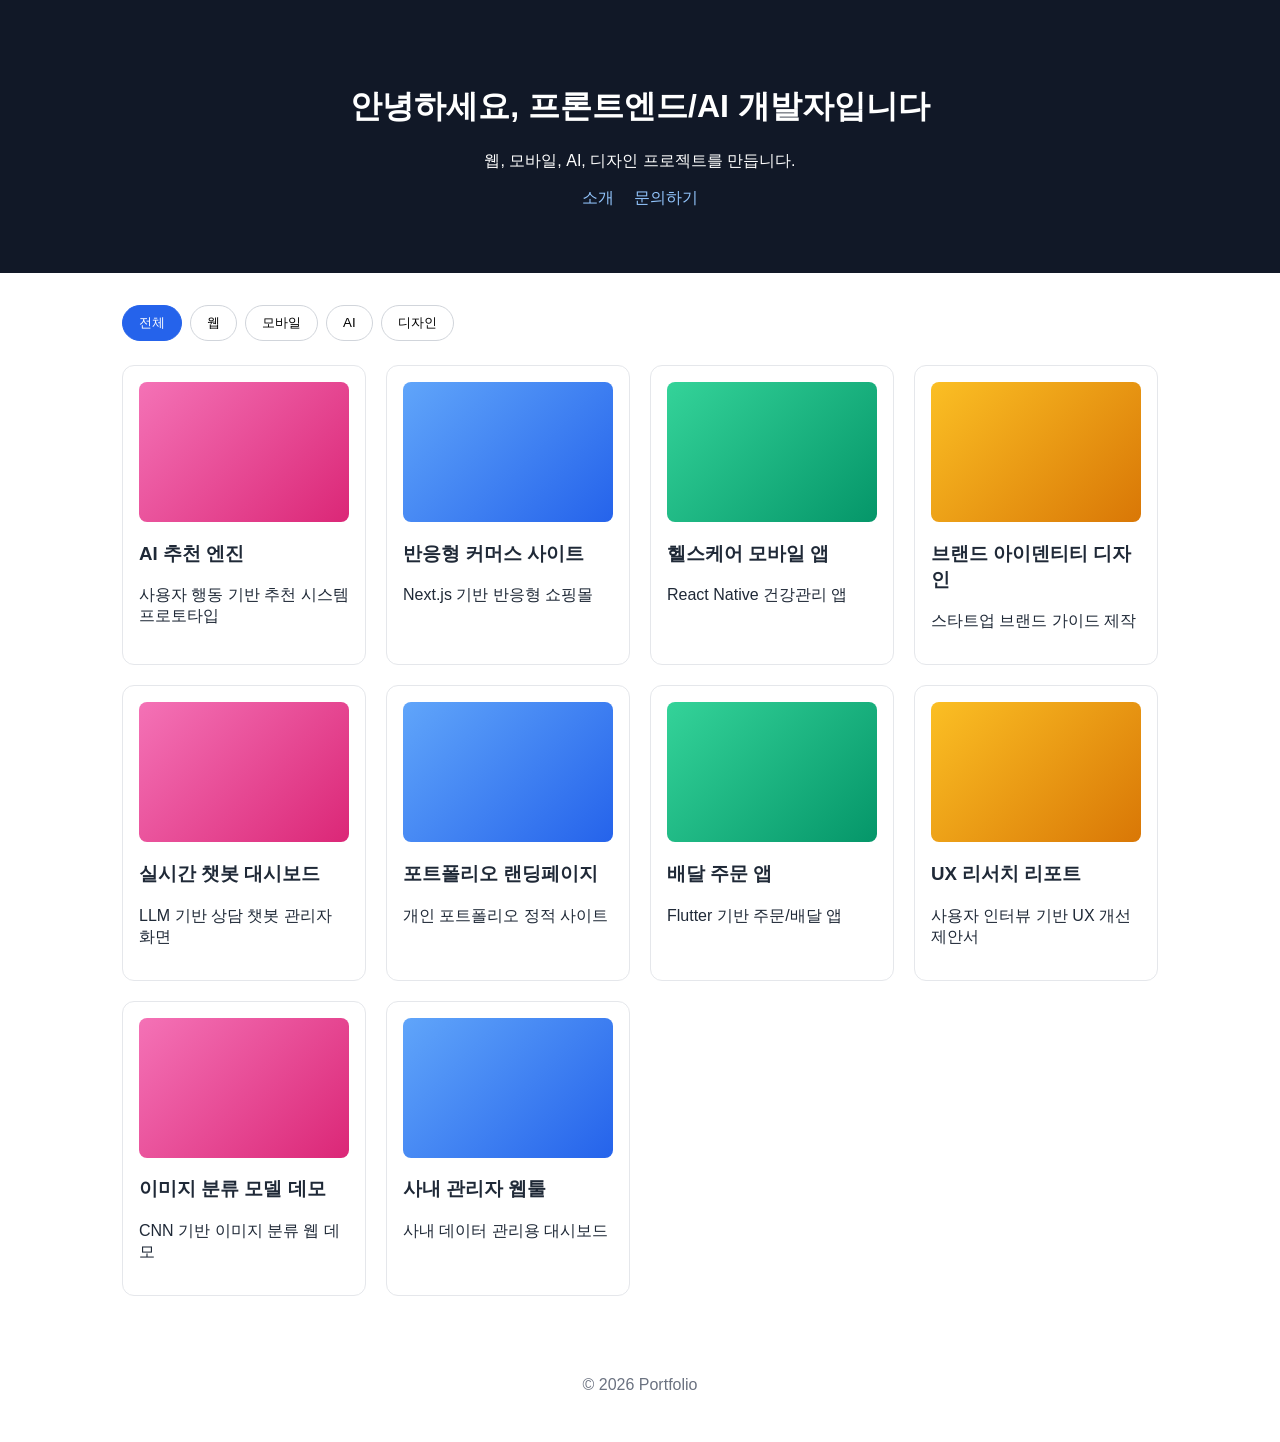
<file: index.html>
<!doctype html>
<html lang="ko">
<head>
  <meta charset="utf-8" />
  <meta name="viewport" content="width=device-width, initial-scale=1" />
  <title>포트폴리오</title>
  <link rel="stylesheet" href="css/style.css" />
</head>
<body>
  <header class="hero" data-section="hero">
    <h1>안녕하세요, 프론트엔드/AI 개발자입니다</h1>
    <p>웹, 모바일, AI, 디자인 프로젝트를 만듭니다.</p>
    <nav>
      <a href="index.html">소개</a>
      <a href="contact.html">문의하기</a>
    </nav>
  </header>

  <main class="gallery" data-section="gallery">
    <div class="filters">
      <button data-filter="all" class="active">전체</button>
      <button data-filter="web">웹</button>
      <button data-filter="mobile">모바일</button>
      <button data-filter="ai">AI</button>
      <button data-filter="design">디자인</button>
    </div>
    <div id="gallery-grid" class="gallery-grid"></div>
  </main>

  <footer class="footer" data-section="footer">
    <p>&copy; 2026 Portfolio</p>
  </footer>

  <script>window.TRACKER_PAGE = 'home';</script>
  <script src="js/config.js"></script>
  <script src="js/tracker.js"></script>
  <script src="data/projects.js"></script>
  <script src="js/gallery.js"></script>
</body>
</html>
</file>
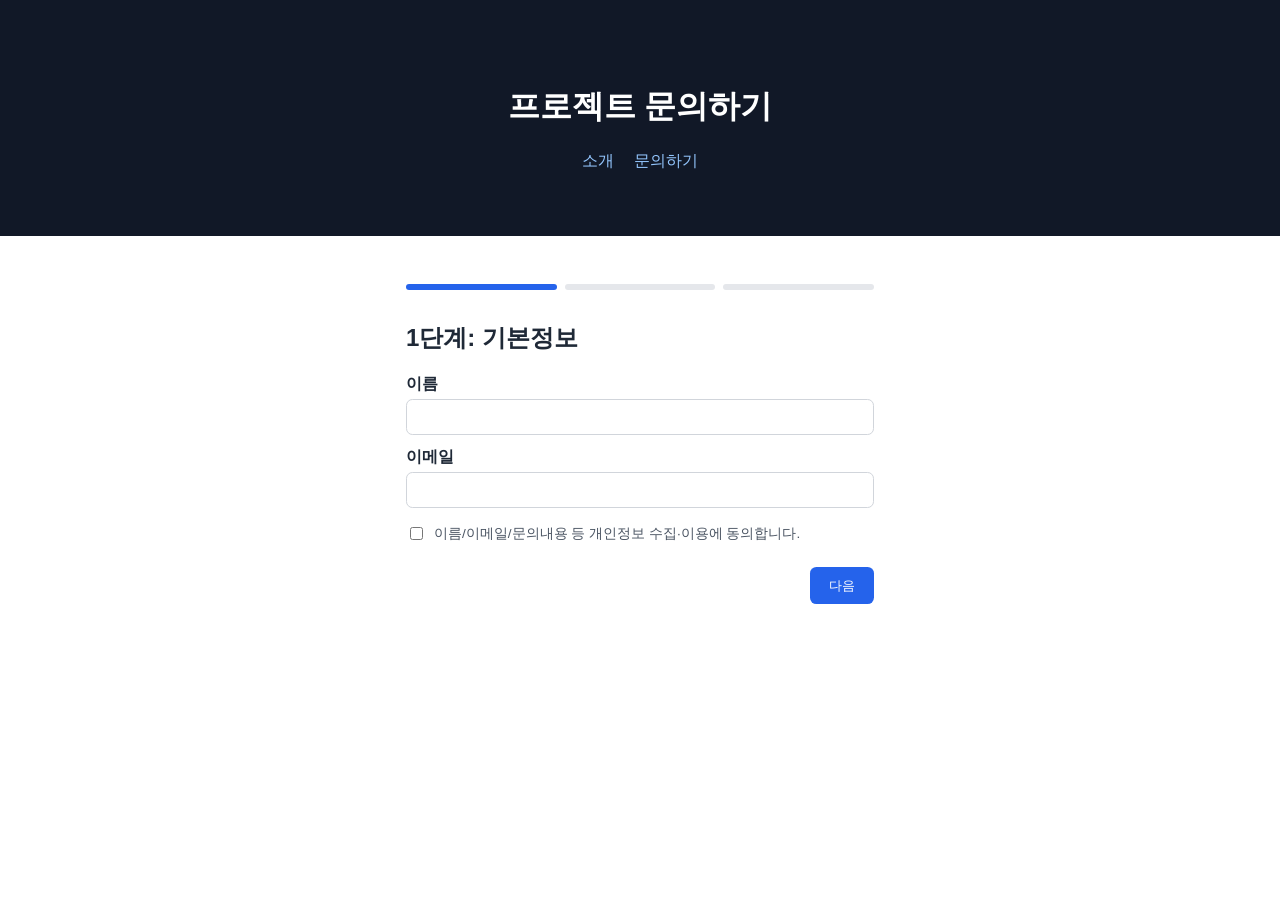
<file: contact.html>
<!doctype html>
<html lang="ko">
<head>
  <meta charset="utf-8" />
  <meta name="viewport" content="width=device-width, initial-scale=1" />
  <title>문의하기</title>
  <link rel="stylesheet" href="css/style.css" />
</head>
<body>
  <header class="hero" data-section="contact-hero">
    <h1>프로젝트 문의하기</h1>
    <nav>
      <a href="index.html">소개</a>
      <a href="contact.html">문의하기</a>
    </nav>
  </header>

  <main class="form-container" data-section="contact-form">
    <div class="progress">
      <div class="progress-step" data-step="1"></div>
      <div class="progress-step" data-step="2"></div>
      <div class="progress-step" data-step="3"></div>
    </div>

    <section class="form-step" data-step="1">
      <h2>1단계: 기본정보</h2>
      <label for="field-name">이름</label>
      <input id="field-name" type="text" />
      <label for="field-email">이메일</label>
      <input id="field-email" type="email" />
      <div class="consent-row">
        <input type="checkbox" id="field-consent" />
        <label for="field-consent">이름/이메일/문의내용 등 개인정보 수집·이용에 동의합니다.</label>
      </div>
      <div class="form-actions">
        <button id="btn-next-1" class="primary">다음</button>
      </div>
    </section>

    <section class="form-step" data-step="2">
      <h2>2단계: 프로젝트 문의</h2>
      <label for="field-project-type">문의 유형</label>
      <select id="field-project-type">
        <option value="web">웹</option>
        <option value="mobile">모바일</option>
        <option value="ai">AI</option>
        <option value="design">디자인</option>
      </select>
      <label for="field-description">프로젝트 설명</label>
      <textarea id="field-description" rows="4"></textarea>
      <div class="form-actions">
        <button id="btn-prev-2" class="secondary">이전</button>
        <button id="btn-next-2" class="primary">제출</button>
      </div>
    </section>

    <section class="form-step" data-step="3">
      <h2>완료되었습니다</h2>
      <p>문의해주셔서 감사합니다. 빠르게 연락드리겠습니다.</p>
    </section>
  </main>

  <script>window.TRACKER_PAGE = 'contact';</script>
  <script src="js/config.js"></script>
  <script src="js/tracker.js"></script>
  <script src="js/form.js"></script>
</body>
</html>
</file>
<file: css/style.css>
* { box-sizing: border-box; }
body { margin: 0; font-family: -apple-system, "Segoe UI", sans-serif; color: #1f2937; }

.hero { padding: 4rem 2rem; background: #111827; color: white; text-align: center; }
.hero nav a { color: #93c5fd; margin: 0 0.5rem; text-decoration: none; }

.gallery { padding: 2rem; max-width: 1100px; margin: 0 auto; }
.filters { display: flex; gap: 0.5rem; margin-bottom: 1.5rem; flex-wrap: wrap; }
.filters button {
  padding: 0.5rem 1rem; border: 1px solid #d1d5db; border-radius: 999px;
  background: white; cursor: pointer;
}
.filters button.active { background: #2563eb; color: white; border-color: #2563eb; }

.gallery-grid { display: grid; grid-template-columns: repeat(auto-fill, minmax(240px, 1fr)); gap: 1.25rem; }
.project-card { border: 1px solid #e5e7eb; border-radius: 0.75rem; padding: 1rem; }
.project-card:hover { box-shadow: 0 4px 12px rgba(0,0,0,0.08); }
.project-thumb { height: 140px; border-radius: 0.5rem; margin-bottom: 0.75rem; }
.project-thumb--web { background: linear-gradient(135deg, #60a5fa, #2563eb); }
.project-thumb--mobile { background: linear-gradient(135deg, #34d399, #059669); }
.project-thumb--ai { background: linear-gradient(135deg, #f472b6, #db2777); }
.project-thumb--design { background: linear-gradient(135deg, #fbbf24, #d97706); }

.footer { text-align: center; padding: 2rem; color: #6b7280; }

.form-container { max-width: 500px; margin: 3rem auto; padding: 0 1rem; }
.progress { display: flex; gap: 0.5rem; margin-bottom: 2rem; }
.progress-step { flex: 1; height: 6px; background: #e5e7eb; border-radius: 999px; }
.progress-step.active { background: #2563eb; }
.form-step label { display: block; margin: 0.75rem 0 0.25rem; font-weight: 600; }
.form-step input, .form-step select, .form-step textarea {
  width: 100%; padding: 0.6rem; border: 1px solid #d1d5db; border-radius: 0.4rem;
}
.form-actions { margin-top: 1.5rem; display: flex; gap: 0.75rem; justify-content: flex-end; }
.form-actions button { padding: 0.6rem 1.2rem; border-radius: 0.4rem; border: none; cursor: pointer; }
.form-actions .primary { background: #2563eb; color: white; }
.form-actions .secondary { background: #e5e7eb; }

.consent-row { display: flex; align-items: center; gap: 0.5rem; margin-top: 1rem; font-size: 0.85rem; color: #4b5563; }
.consent-row input[type="checkbox"] { width: auto; }
.consent-row label { display: inline; font-weight: 400; margin: 0; }
</file>
